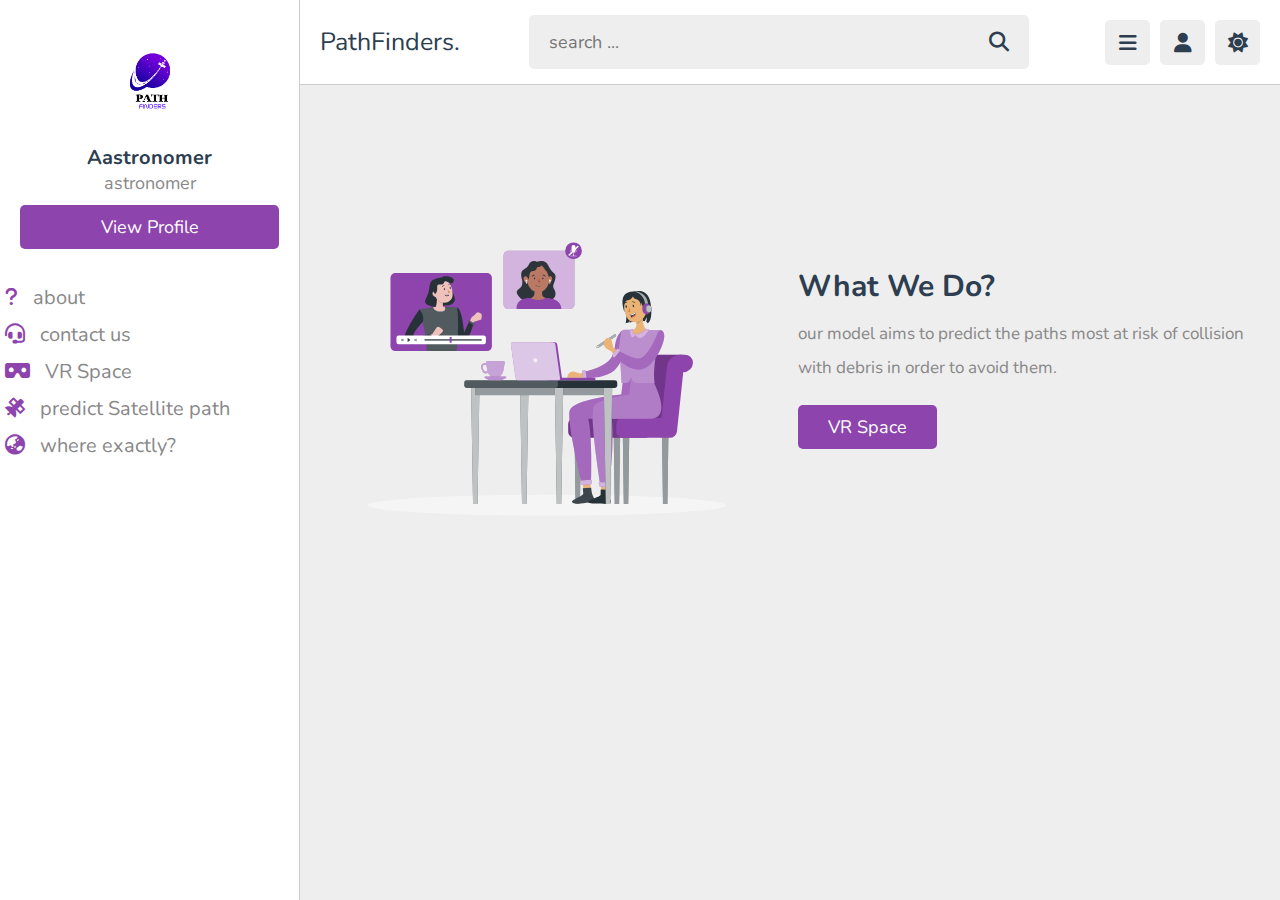
<file: index.html>
<!DOCTYPE html>
<html lang="en">
<head>
   <meta charset="UTF-8">
   <meta http-equiv="X-UA-Compatible" content="IE=edge">
   <meta name="viewport" content="width=device-width, initial-scale=1.0">
   <title>about us</title>

   <!-- font awesome cdn link  -->
   <link rel="stylesheet" href="https://cdnjs.cloudflare.com/ajax/libs/font-awesome/6.1.2/css/all.min.css">

   <!-- custom css file link  -->
   <link rel="stylesheet" href="css/style.css">

</head>
<body>

<header class="header">
   
   <section class="flex">

      <a href="home.html" class="logo">PathFinders.</a>

      <form action="search.html" method="post" class="search-form">
         <input type="text" name="search_box" required placeholder="search ..." maxlength="100">
         <button type="submit" class="fas fa-search"></button>
      </form>

      <div class="icons">
         <div id="menu-btn" class="fas fa-bars"></div>
         <div id="search-btn" class="fas fa-search"></div>
         <div id="user-btn" class="fas fa-user"></div>
         <div id="toggle-btn" class="fas fa-sun"></div>
      </div>

      <div class="profile">
         <img src="images/Space4.png" class="image" alt="">
         <h3 class="name">Aastronomer</h3>
         <p class="role">student</p>
         <a href="profile.html" class="btn">view profile</a>
         <div class="flex-btn">
            <a href="login.html" class="option-btn">login</a>
            <a href="register.html" class="option-btn">register</a>
         </div>
      </div>

   </section>

</header>   

<div class="side-bar">

   <div id="close-btn">
      <i class="fas fa-times"></i>
   </div>

   <div class="profile">
      <img src="images/Space4.png" class="image" alt="">
      <h3 class="name">Aastronomer</h3>
      <p class="role">astronomer</p>
      <a href="profile.html" class="btn">view profile</a>
   </div>

   <nav class="navbar">
      <a href="index.html"><i class="fas fa-question"></i><span>about</span></a>
      <a href="contact.html"><i class="fas fa-headset"></i><span>contact us</span></a>
      <a href="eye.html"><i class="fa-solid fa-vr-cardboard"></i><span>VR Space</span></a>
      <a href="sat.html"><i class="fas fa-satellite"></i><span>predict Satellite path</span></a>
      <a href="where.html"><i class="fa-solid fa-earth-asia"></i><span>where exactly?</span></a>
   </nav>

</div>

<section class="about">

   <div class="row">

      <div class="image">
         <img src="images/about-img.svg" alt="">
      </div>

      <div class="content">
         <h3>What we do?</h3>
         <p>our model aims to predict the paths most at risk of collision with debris in order to avoid them.</p>
         <a href="eye.html" class="inline-btn">VR Space</a>
      </div>

   </div>

 

<!-- custom js file link  -->
<script src="js/script.js"></script>

   
</body>
</html>
</file>
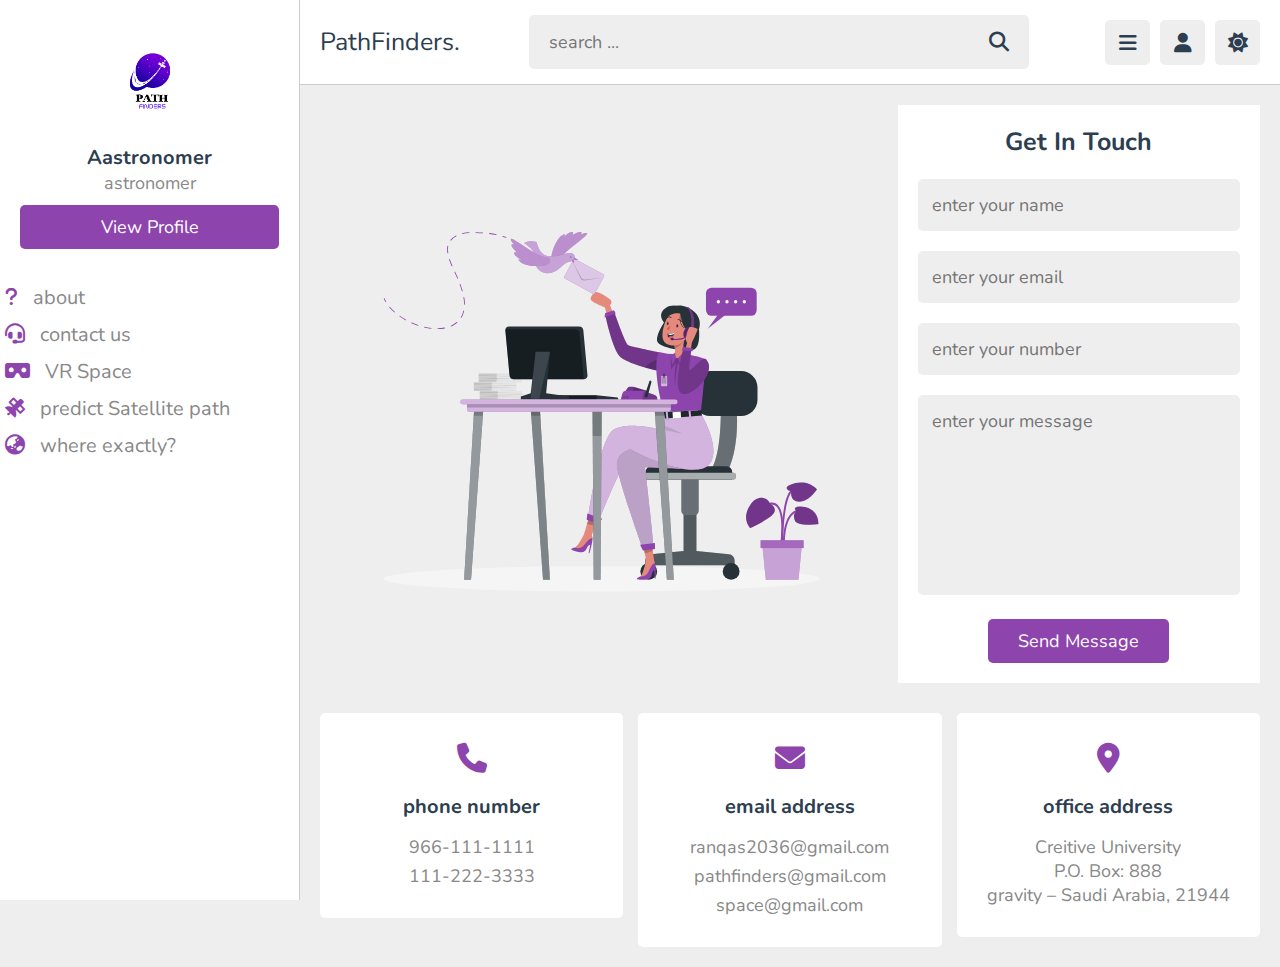
<file: contact.html>
<!DOCTYPE html>
<html lang="en">
<head>
   <meta charset="UTF-8">
   <meta http-equiv="X-UA-Compatible" content="IE=edge">
   <meta name="viewport" content="width=device-width, initial-scale=1.0">
   <title>contact</title>

   <!-- font awesome cdn link  -->
   <link rel="stylesheet" href="https://cdnjs.cloudflare.com/ajax/libs/font-awesome/6.1.2/css/all.min.css">

   <!-- custom css file link  -->
   <link rel="stylesheet" href="css/style.css">

</head>
<body>

<header class="header">
   
   <section class="flex">

      <a href="home.html" class="logo">PathFinders.</a>

      <form action="search.html" method="post" class="search-form">
         <input type="text" name="search_box" required placeholder="search ..." maxlength="100">
         <button type="submit" class="fas fa-search"></button>
      </form>

      <div class="icons">
         <div id="menu-btn" class="fas fa-bars"></div>
         <div id="search-btn" class="fas fa-search"></div>
         <div id="user-btn" class="fas fa-user"></div>
         <div id="toggle-btn" class="fas fa-sun"></div>
      </div>

      <div class="profile">
         <img src="images/Space4.png" class="image" alt="">
         <h3 class="name">Aastronomer</h3>
         <p class="role">student</p>
         <a href="profile.html" class="btn">view profile</a>
         <div class="flex-btn">
            <a href="login.html" class="option-btn">login</a>
            <a href="register.html" class="option-btn">register</a>
         </div>
      </div>

   </section>

</header>   

<div class="side-bar">

   <div id="close-btn">
      <i class="fas fa-times"></i>
   </div>

   <div class="profile">
      <img src="images/Space4.png" class="image" alt="">
      <h3 class="name">Aastronomer</h3>
      <p class="role">astronomer</p>
      <a href="profile.html" class="btn">view profile</a>
   </div>

   <nav class="navbar">
      <a href="index.html"><i class="fas fa-question"></i><span>about</span></a>
      <a href="contact.html"><i class="fas fa-headset"></i><span>contact us</span></a>
      <a href="eye.html"><i class="fa-solid fa-vr-cardboard"></i><span>VR Space</span></a>
      <a href="sat.html"><i class="fas fa-satellite"></i><span>predict Satellite path</span></a>
      <a href="where.html"><i class="fa-solid fa-earth-asia"></i><span>where exactly?</span></a>
   </nav>

</div>

<section class="contact">

   <div class="row">

      <div class="image">
         <img src="images/contact-img.svg" alt="">
      </div>

      <form action="" method="post">
         <h3>get in touch</h3>
         <input type="text" placeholder="enter your name" name="name" required maxlength="50" class="box">
         <input type="email" placeholder="enter your email" name="email" required maxlength="50" class="box">
         <input type="number" placeholder="enter your number" name="number" required maxlength="50" class="box">
         <textarea name="msg" class="box" placeholder="enter your message" required maxlength="1000" cols="30" rows="10"></textarea>
         <input type="submit" value="send message" class="inline-btn" name="submit">
      </form>

   </div>

   <div class="box-container">

      <div class="box">
         <i class="fas fa-phone"></i>
         <h3>phone number</h3>
         <a href="tel:1234567890">966-111-1111</a>
         <a href="tel:1112223333">111-222-3333</a>
      </div>

      <div class="box">
         <i class="fas fa-envelope"></i>
         <h3>email address</h3>
         <a href="mailto:ranqas2036@gmail.com">ranqas2036@gmail.com</a>
         <a href="mailto:ranyaalshehry@gmail.com">pathfinders@gmail.com</a>
         <a href="mailto:khawlaalqussayer@gmail.com">space@gmail.com</a>
      </div>

      <div class="box">
         <i class="fas fa-map-marker-alt"></i>
         <h3>office address</h3>
         <a href="#"> Creitive University <br> P.O. Box: 888 <br> gravity – Saudi Arabia, 21944</a>
      </div>


   </div>

</section>

<!-- custom js file link  -->
<script src="js/script.js"></script>

   
</body>
</html>
</file>
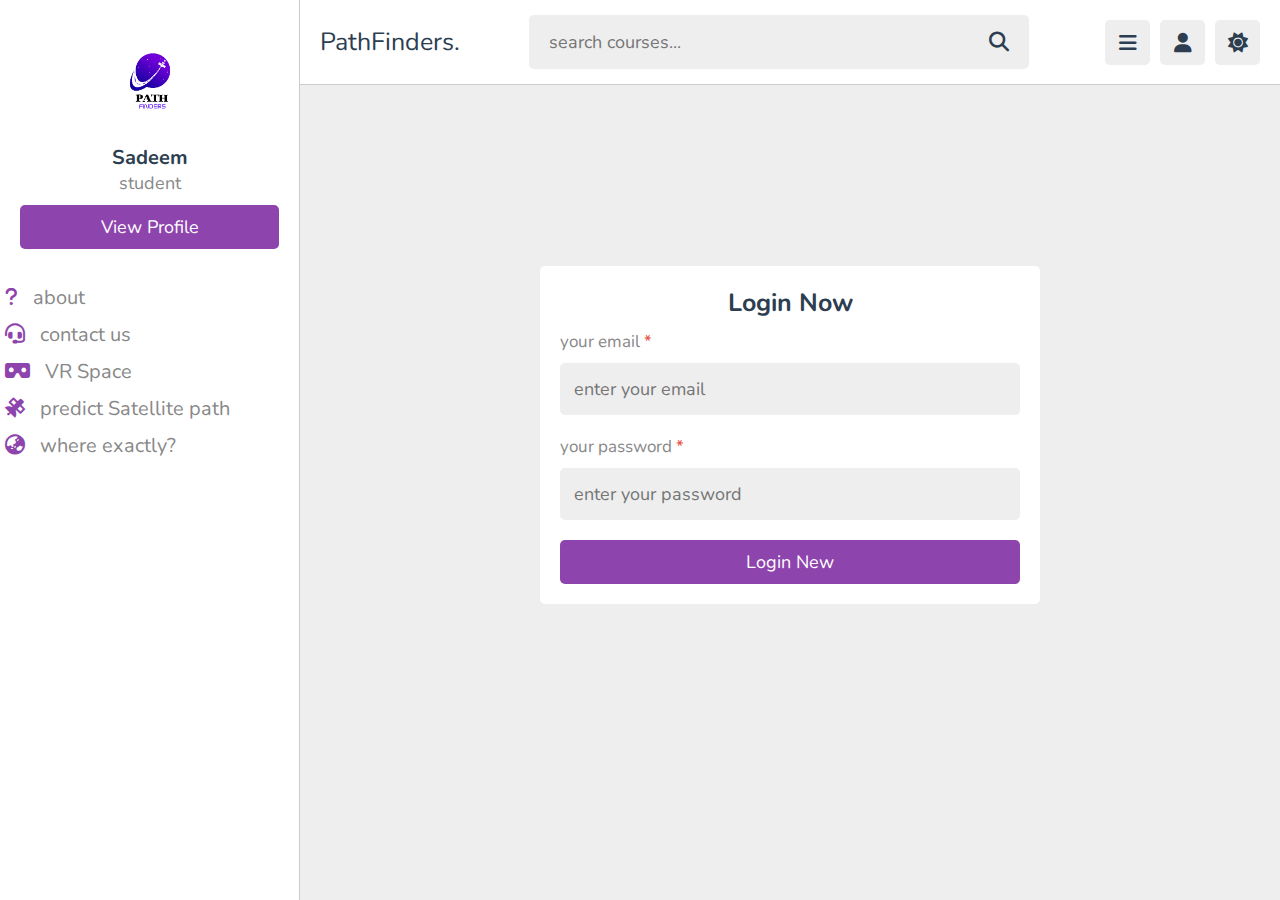
<file: login.html>
<!DOCTYPE html>
<html lang="en">
<head>
   <meta charset="UTF-8">
   <meta http-equiv="X-UA-Compatible" content="IE=edge">
   <meta name="viewport" content="width=device-width, initial-scale=1.0">
   <title>login</title>

   <!-- font awesome cdn link  -->
   <link rel="stylesheet" href="https://cdnjs.cloudflare.com/ajax/libs/font-awesome/6.1.2/css/all.min.css">

   <!-- custom css file link  -->
   <link rel="stylesheet" href="css/style.css">

</head>
<body>

<header class="header">
   
   <section class="flex">

      <a href="home.html" class="logo">PathFinders.</a>

      <form action="search.html" method="post" class="search-form">
         <input type="text" name="search_box" required placeholder="search courses..." maxlength="100">
         <button type="submit" class="fas fa-search"></button>
      </form>

      <div class="icons">
         <div id="menu-btn" class="fas fa-bars"></div>
         <div id="search-btn" class="fas fa-search"></div>
         <div id="user-btn" class="fas fa-user"></div>
         <div id="toggle-btn" class="fas fa-sun"></div>
      </div>

      <div class="profile">
         <img src="images/Space4.png" class="image" alt="">
         <h3 class="name">Sadeem</h3>
         <p class="role">student</p>
         <a href="profile.html" class="btn">view profile</a>
         <div class="flex-btn">
            <a href="login.html" class="option-btn">login</a>
            <a href="register.html" class="option-btn">register</a>
         </div>
      </div>

   </section>

</header>   

<div class="side-bar">

   <div id="close-btn">
      <i class="fas fa-times"></i>
   </div>

   <div class="profile">
      <img src="images/Space4.png" class="image" alt="">
      <h3 class="name">Sadeem</h3>
      <p class="role">student</p>
      <a href="profile.html" class="btn">view profile</a>
   </div>

   <nav class="navbar">
      <a href="index.html"><i class="fas fa-question"></i><span>about</span></a>
      <a href="contact.html"><i class="fas fa-headset"></i><span>contact us</span></a>
      <a href="eye.html"><i class="fa-solid fa-vr-cardboard"></i><span>VR Space</span></a>
      <a href="sat.html"><i class="fas fa-satellite"></i><span>predict Satellite path</span></a>
      <a href="where.html"><i class="fa-solid fa-earth-asia"></i><span>where exactly?</span></a>
   </nav>

</div>

<section class="form-container">

   <form action="" method="post" enctype="multipart/form-data">
      <h3>login now</h3>
      <p>your email <span>*</span></p>
      <input type="email" name="email" placeholder="enter your email" required maxlength="50" class="box">
      <p>your password <span>*</span></p>
      <input type="password" name="pass" placeholder="enter your password" required maxlength="20" class="box">
      <input type="submit" value="login new" name="submit" class="btn">
   </form>

</section>

<!-- custom js file link  -->
<script src="js/script.js"></script>

   
</body>
</html>
</file>
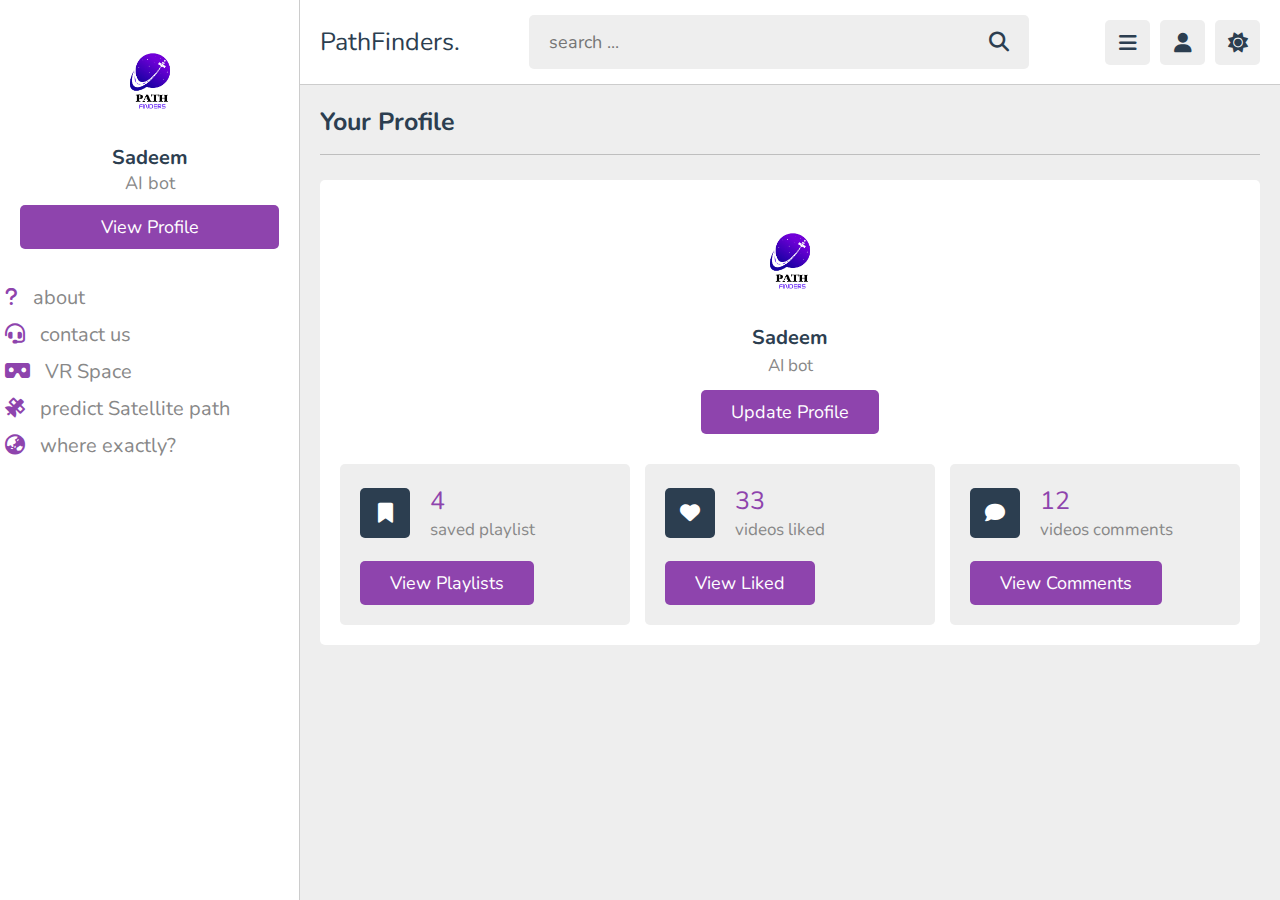
<file: profile.html>
<!DOCTYPE html>
<html lang="en">
<head>
   <meta charset="UTF-8">
   <meta http-equiv="X-UA-Compatible" content="IE=edge">
   <meta name="viewport" content="width=device-width, initial-scale=1.0">
   <title>profile</title>

   <!-- font awesome cdn link  -->
   <link rel="stylesheet" href="https://cdnjs.cloudflare.com/ajax/libs/font-awesome/6.1.2/css/all.min.css">

   <!-- custom css file link  -->
   <link rel="stylesheet" href="css/style.css">

</head>
<body>

<header class="header">
   
   <section class="flex">

      <a href="home.html" class="logo">PathFinders.</a>

      <form action="search.html" method="post" class="search-form">
         <input type="text" name="search_box" required placeholder="search ..." maxlength="100">
         <button type="submit" class="fas fa-search"></button>
      </form>

      <div class="icons">
         <div id="menu-btn" class="fas fa-bars"></div>
         <div id="search-btn" class="fas fa-search"></div>
         <div id="user-btn" class="fas fa-user"></div>
         <div id="toggle-btn" class="fas fa-sun"></div>
      </div>

         <div class="profile">
            <img src="images/Space4.png" class="image" alt="">
            <h3 class="name">Network engineering Employee</h3>
            <p class="role">ِIi bot</p>
            <a href="profile.html" class="btn">view profile</a>
            <div class="flex-btn">
               <a href="login.html" class="option-btn">login</a>
               <a href="register.html" class="option-btn">register</a>
            </div>
         </div>
      </div>

   </section>

</header>   

<div class="side-bar">

   <div id="close-btn">
      <i class="fas fa-times"></i>
   </div>

   <div class="profile">
      <img src="images/Space4.png" class="image" alt="">
      <h3 class="name">Sadeem</h3>
      <p class="role">AI bot</p>
      <a href="profile.html" class="btn">view profile</a>
   </div>

   <nav class="navbar">
      <a href="index.html"><i class="fas fa-question"></i><span>about</span></a>
      <a href="contact.html"><i class="fas fa-headset"></i><span>contact us</span></a>
      <a href="eye.html"><i class="fa-solid fa-vr-cardboard"></i><span>VR Space</span></a>
      <a href="sat.html"><i class="fas fa-satellite"></i><span>predict Satellite path</span></a>
      <a href="where.html"><i class="fa-solid fa-earth-asia"></i><span>where exactly?</span></a>
   </nav>

</div>

<section class="user-profile">

   <h1 class="heading">your profile</h1>

   <div class="info">

      <div class="user">
         <img src="images/Space4.png" alt="">
         <h3>Sadeem</h3>
         <p>AI bot</p>
         <a href="update.html" class="inline-btn">update profile</a>
      </div>
   
      <div class="box-container">
   
         <div class="box">
            <div class="flex">
               <i class="fas fa-bookmark"></i>
               <div>
                  <span>4</span>
                  <p>saved playlist</p>
               </div>
            </div>
            <a href="#" class="inline-btn">view playlists</a>
         </div>
   
         <div class="box">
            <div class="flex">
               <i class="fas fa-heart"></i>
               <div>
                  <span>33</span>
                  <p>videos liked</p>
               </div>
            </div>
            <a href="#" class="inline-btn">view liked</a>
         </div>
   
         <div class="box">
            <div class="flex">
               <i class="fas fa-comment"></i>
               <div>
                  <span>12</span>
                  <p>videos comments</p>
               </div>
            </div>
            <a href="#" class="inline-btn">view comments</a>
         </div>
   
      </div>
   </div>

</section>

<!-- custom js file link  -->
<script src="js/script.js"></script>

   
</body>
</html>
</file>
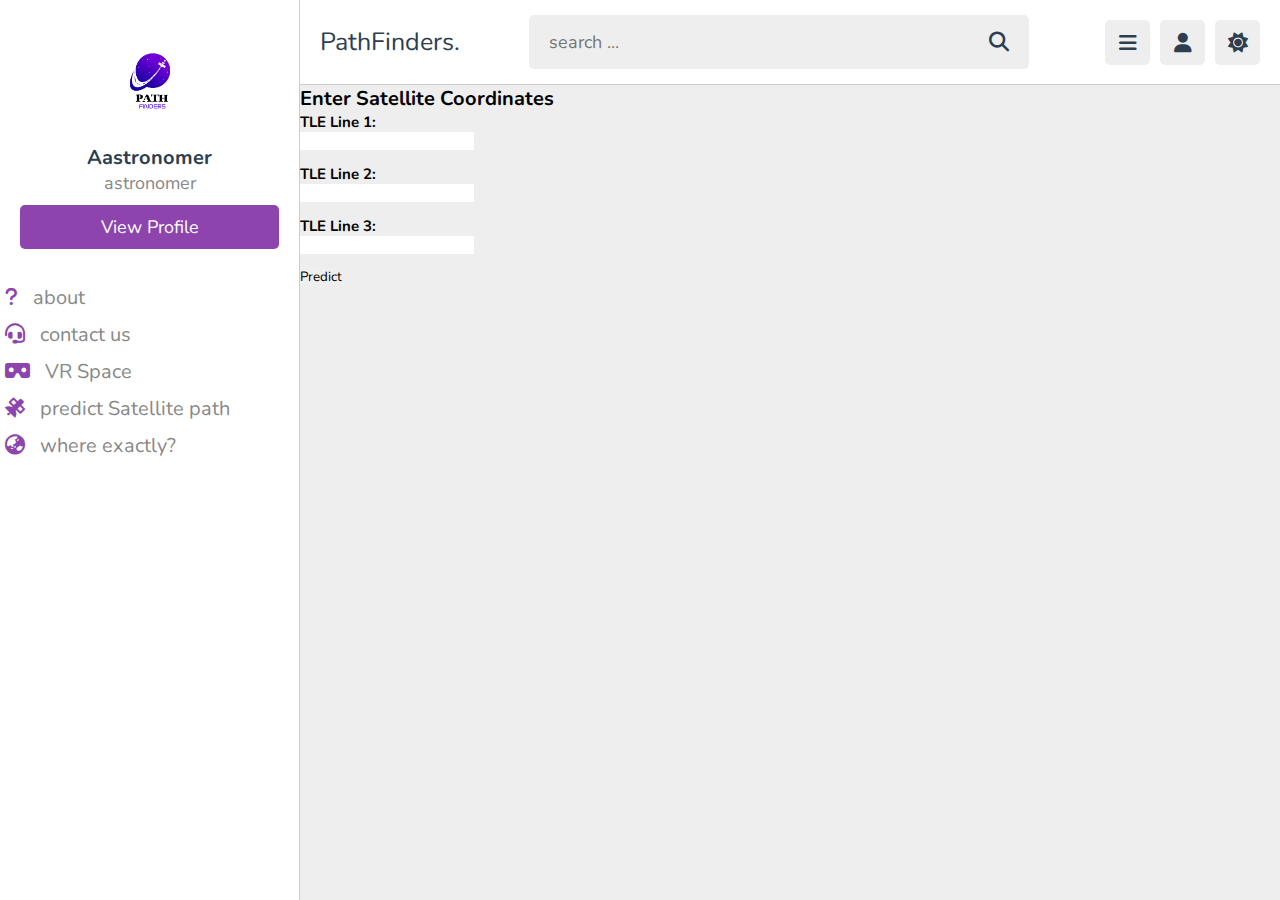
<file: sat.html>
<!DOCTYPE html>
<html lang="en">
<head>
   <meta charset="UTF-8">
   <meta http-equiv="X-UA-Compatible" content="IE=edge">
   <meta name="viewport" content="width=device-width, initial-scale=1.0">
   <title>Satellite</title>

   <!-- font awesome cdn link  -->
   <link rel="stylesheet" href="https://cdnjs.cloudflare.com/ajax/libs/font-awesome/6.1.2/css/all.min.css">

   <!-- custom css file link  -->
   <link rel="stylesheet" href="css/style.css">

</head>
<body>

<header class="header">
   
   <section class="flex">

      <a href="home.html" class="logo">PathFinders.</a>

      <form action="search.html" method="post" class="search-form">
         <input type="text" name="search_box" required placeholder="search ..." maxlength="100">
         <button type="submit" class="fas fa-search"></button>
      </form>

      <div class="icons">
         <div id="menu-btn" class="fas fa-bars"></div>
         <div id="search-btn" class="fas fa-search"></div>
         <div id="user-btn" class="fas fa-user"></div>
         <div id="toggle-btn" class="fas fa-sun"></div>
      </div>

      <div class="profile">
         <img src="images/Space4.png" class="image" alt="">
         <h3 class="name">Aastronomer</h3>
         <p class="role">student</p>
         <a href="profile.html" class="btn">view profile</a>
         <div class="flex-btn">
            <a href="login.html" class="option-btn">login</a>
            <a href="register.html" class="option-btn">register</a>
         </div>
      </div>

   </section>

</header>   

<div class="side-bar">

   <div id="close-btn">
      <i class="fas fa-times"></i>
   </div>

   <div class="profile">
      <img src="images/Space4.png" class="image" alt="">
      <h3 class="name">Aastronomer</h3>
      <p class="role">astronomer</p>
      <a href="profile.html" class="btn">view profile</a>
   </div>

   <nav class="navbar">
    <a href="index.html"><i class="fas fa-question"></i><span>about</span></a>
    <a href="contact.html"><i class="fas fa-headset"></i><span>contact us</span></a>
    <a href="eye.html"><i class="fa-solid fa-vr-cardboard"></i><span>VR Space</span></a>
    <a href="sat.html"><i class="fas fa-satellite"></i><span>predict Satellite path</span></a>
    <a href="where.html"><i class="fa-solid fa-earth-asia"></i><span>where exactly?</span></a>
 </nav>

</div>
    <h1>Enter Satellite Coordinates</h1>

    <form id="coordinatesForm">
        <label for="tle1"><h2>TLE Line 1:</h2></label>
        <input type="text" id="tle1" required><br><br>

        <label for="tle2"><h2>TLE Line 2:</h2></label>
        <input type="text" id="tle2" required><br><br>

        <label for="tle3"><h2>TLE Line 3:</h2></label>
        <input type="text" id="tle3" required><br><br>


        <button type="button" onclick="displayImage()">Predict</button>
    </form>


    <div id="imageContainer" style="display: none;">
        <img src="images/Screenshot 2023-11-04 130648.png" alt="predict"onclick="showAlert()">
    </div>

    <script>
        function displayImage() {
            const tle1 = document.getElementById("tle1").value;
            const tle2 = document.getElementById("tle2").value;
            const tle3 = document.getElementById("tle3").value;
            
            // Here, you can use the TLE data to fetch or generate an image.

            // For this example, we're simply showing a hidden image.
            document.getElementById("imageContainer").style.display = "block";
        }
    </script>

    
    <script>
        function showAlert() {
            var alertText = "IRIDIUM 33 DEB\nNORAD ID: 4086\nCollision Prediction: 0.1753%";
            alert(alertText);
        }
    </script>


    <!-- custom js file link  -->
<script src="js/script.js"></script>

</body>
</html>
</file>
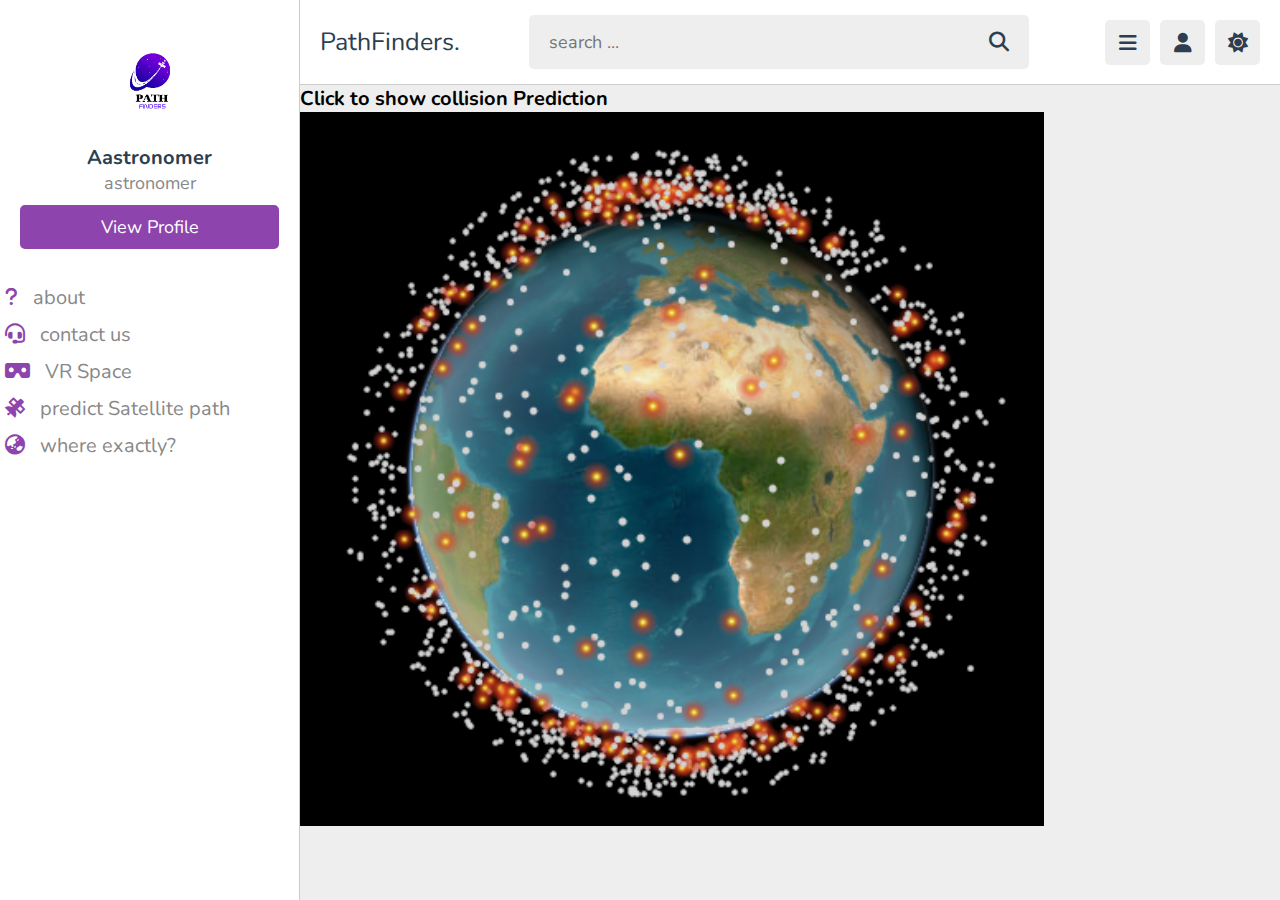
<file: where.html>
<!DOCTYPE html>
<html lang="en">
<head>
   <meta charset="UTF-8">
   <meta http-equiv="X-UA-Compatible" content="IE=edge">
   <meta name="viewport" content="width=device-width, initial-scale=1.0">
   <title>where</title>

   <!-- font awesome cdn link  -->
   <link rel="stylesheet" href="https://cdnjs.cloudflare.com/ajax/libs/font-awesome/6.1.2/css/all.min.css">

   <!-- custom css file link  -->
   <link rel="stylesheet" href="css/style.css">

</head>
<body>

<header class="header">
   
   <section class="flex">

      <a href="home.html" class="logo">PathFinders.</a>

      <form action="search.html" method="post" class="search-form">
         <input type="text" name="search_box" required placeholder="search ..." maxlength="100">
         <button type="submit" class="fas fa-search"></button>
      </form>

      <div class="icons">
         <div id="menu-btn" class="fas fa-bars"></div>
         <div id="search-btn" class="fas fa-search"></div>
         <div id="user-btn" class="fas fa-user"></div>
         <div id="toggle-btn" class="fas fa-sun"></div>
      </div>

      <div class="profile">
         <img src="images/Space4.png" class="image" alt="">
         <h3 class="name">Aastronomer</h3>
         <p class="role">student</p>
         <a href="profile.html" class="btn">view profile</a>
         <div class="flex-btn">
            <a href="login.html" class="option-btn">login</a>
            <a href="register.html" class="option-btn">register</a>
         </div>
      </div>

   </section>

</header>   

<div class="side-bar">

   <div id="close-btn">
      <i class="fas fa-times"></i>
   </div>

   <div class="profile">
      <img src="images/Space4.png" class="image" alt="">
      <h3 class="name">Aastronomer</h3>
      <p class="role">astronomer</p>
      <a href="profile.html" class="btn">view profile</a>
   </div>

   <nav class="navbar">
      <a href="index.html"><i class="fas fa-question"></i><span>about</span></a>
      <a href="contact.html"><i class="fas fa-headset"></i><span>contact us</span></a>
      <a href="eye.html"><i class="fa-solid fa-vr-cardboard"></i><span>VR Space</span></a>
      <a href="sat.html"><i class="fas fa-satellite"></i><span>predict Satellite path</span></a>
      <a href="where.html"><i class="fa-solid fa-earth-asia"></i><span>where exactly?</span></a>
   </nav>

</div>
    <h1>Click to show collision Prediction</h1>


    <img src="images/click.png" id="clickableImage" alt="Click Me">


    <script>
        const alerts = [
            "IRIDIUM 33 DEB\nNORAD ID: 4086\nCollision Prediction: 0.1753%",
            "IRIDIUM 33 DEB\nNORAD ID: 6435\nCollision Prediction: 0.1177%",
            "IRIDIUM 33 DEB\nNORAD ID: 5915\nCollision Prediction: 0.0491%",
            "IRIDIUM 33 DEB\nNORAD ID: 5926\nCollision Prediction: 0.0601%"
        ];

        const image = document.getElementById("clickableImage");
        let currentIndex = 0;

        image.addEventListener("click", function() {
            if (currentIndex < alerts.length) {
                alert(alerts[currentIndex]);
                currentIndex++;
            } else {
                currentIndex = 0; // Reset when all alerts have been shown
            }
        });
    </script>

    <!-- custom js file link  -->
<script src="js/script.js"></script>

</body>
</html>
</file>
<file: css/style.css>
@import url('https://fonts.googleapis.com/css2?family=Nunito:wght@200;300;400;500;600;700&display=swap');

:root{
   --main-color:#8e44ad;
   --red:#e74c3c;
   --orange:#f39c12;
   --light-color:#888;
   --light-bg:#eee;
   --black:#2c3e50;
   --white:#fff;
   --border:.1rem solid rgba(0,0,0,.2);
}

*{
   font-family: 'Nunito', sans-serif;
   margin:0; padding:0;
   box-sizing: border-box;
   outline: none; border:none;
   text-decoration: none;
}

*::selection{
   background-color: var(--main-color);
   color:#fff;
}

html{
   font-size: 62.5%;
   overflow-x: hidden;
}

html::-webkit-scrollbar{
   width: 1rem;
   height: .5rem;
}

html::-webkit-scrollbar-track{
   background-color: transparent;
}

html::-webkit-scrollbar-thumb{
   background-color: var(--main-color);
}

body{
   background-color: var(--light-bg);
   padding-left: 30rem;
}

body.dark{
   --light-color:#aaa;
   --light-bg:#333;
   --black:#fff;
   --white:#222;
   --border:.1rem solid rgba(255,255,255,.2);
}

body.active{
   padding-left: 0;
}

section{
   padding:2rem;
   margin: 0 auto;
   max-width: 1200px;
}

.heading{
   font-size: 2.5rem;
   color:var(--black);
   margin-bottom: 2.5rem;
   border-bottom: var(--border);
   padding-bottom: 1.5rem;
   text-transform: capitalize;
}

.inline-btn,
.inline-option-btn,
.inline-delete-btn,
.btn,
.delete-btn,
.option-btn{
   border-radius: .5rem;
   color:#fff;
   font-size: 1.8rem;
   cursor: pointer;
   text-transform: capitalize;
   padding:1rem 3rem;
   text-align: center;
   margin-top: 1rem;
}

.btn,
.delete-btn,
.option-btn{
   display: block;
   width: 100%;
}

.inline-btn,
.inline-option-btn,
.inline-delete-btn{
   display: inline-block;
}

.btn,
.inline-btn{
   background-color: var(--main-color);
}

.option-btn,
.inline-option-btn{
   background-color:var(--orange);
}

.delete-btn,
.inline-delete-btn{
   background-color: var(--red);
}

.inline-btn:hover,
.inline-option-btn:hover,
.inline-delete-btn:hover,
.btn:hover,
.delete-btn:hover,
.option-btn:hover{
   background-color: var(--black);
   color: var(--white);
}

.flex-btn{
   display: flex;
   gap: 1rem;
}

.header{
   position: sticky;
   top:0; left:0; right: 0;
   background-color: var(--white);
   z-index: 1000;
   border-bottom: var(--border);
}

.header .flex{
   display: flex;
   align-items: center;
   justify-content: space-between;
   position: relative;
   padding: 1.5rem 2rem;
}

.header .flex .logo{
   font-size: 2.5rem;
   color: var(--black);
}

.header .flex .search-form{
   width: 50rem;
   border-radius: .5rem;
   background-color: var(--light-bg);
   padding:1.5rem 2rem;
   display: flex;
   gap:2rem;

}

.header .flex .search-form input{
   width: 100%;
   font-size: 1.8rem;
   color:var(--black);
   background:none;
}

.header .flex .search-form button{
   background:none;
   font-size: 2rem;
   cursor: pointer;
   color:var(--black);
}

.header .flex .search-form button:hover{
   color: var(--main-color);
}

.header .flex .icons div{
   font-size: 2rem;
   color:var(--black);
   background-color: var(--light-bg);
   border-radius: .5rem;
   height: 4.5rem;
   width: 4.5rem;
   line-height: 4.5rem;
   cursor: pointer;
   text-align: center;
   margin-left: .7rem;
}

.header .flex .icons div:hover{
   background-color: var(--black);
   color:var(--white);
}

.header .flex .profile{
   position: absolute;
   top:120%; right: 2rem;
   background-color: var(--white);
   border-radius: .5rem;
   padding: 1.5rem;
   text-align: center;
   overflow: hidden;
   transform-origin: top right;
   transform: scale(0);
   transition: .2s linear;
   width: 30rem;
}

.header .flex .profile.active{
   transform: scale(1);
}

.header .flex .profile .image{
   height: 10rem;
   width: 10rem;
   border-radius: 50%;
   object-fit: contain;
   margin-bottom: 1rem;
}

.header .flex .profile .name{
   font-size: 2rem;
   color:var(--black);
   overflow: hidden;
   text-overflow: ellipsis;
   white-space: nowrap;
}

.header .flex .profile .role{
   font-size: 1.8rem;
   color: var(--light-color);
}

#search-btn{
   display: none;
}

.side-bar{
   position: fixed;
   top: 0; left: 0;
   width: 30rem;
   background-color: var(--white);
   height: 100vh;
   border-right: var(--border);
   z-index: 1200;
}

.side-bar #close-btn{
   text-align: right;
   padding: 2rem;
   display: none;
}

.side-bar #close-btn i{
   text-align: right;
   font-size: 2.5rem;
   background:var(--red);
   border-radius: .5rem;
   color:var(--white);
   cursor: pointer;
   height: 4.5rem;
   width: 4.5rem;
   line-height: 4.5rem;
   text-align: center;
}

.side-bar #close-btn i:hover{
   background-color: var(--black);
}

.side-bar .profile{
   padding:3rem 2rem;
   text-align: center;
}

.side-bar .profile .image{
   height: 10rem;
   width: 10rem;
   border-radius: 50%;
   object-fit: contain;
   margin-bottom: 1rem;
}

.side-bar .profile .name{
   font-size: 2rem;
   color:var(--black);
   overflow: hidden;
   text-overflow: ellipsis;
   white-space: nowrap;
}

.side-bar .profile .role{
   font-size: 1.8rem;
   color: var(--light-color);
}

.side-bar .navbar a{
   display: block;
   padding: 0.5rem;
   font-size: 2rem;
}

.side-bar .navbar a i{
   margin-right: 1.5rem;
   color:var(--main-color);
   transition: .2s linear;
}

.side-bar .navbar a span{
   color:var(--light-color);
}

.side-bar .navbar a:hover{
   background-color: var(--light-bg);
}

.side-bar .navbar a:hover i{
   margin-right: 2.5rem;
}

.side-bar.active{
   left: -30rem;
}

.home-grid .box-container{
   display: grid;
   grid-template-columns: repeat(auto-fit, 27.5rem);
   gap:1.5rem;
   justify-content: center;
   align-items: flex-start;
}

.home-grid .box-container .box{
   background-color: var(--white);
   border-radius: .5rem;
   padding:2rem;
}

.home-grid .box-container .box .title{
   font-size: 2rem;
   color: var(--black);
   text-transform: capitalize;
}

.home-grid .box-container .box .flex{
   display: flex;
   flex-wrap: wrap;
   gap: 1.5rem;
   margin-top: 2rem;
}

.home-grid .box-container .flex a{
   background-color: var(--light-bg);
   border-radius: .5rem;
   padding: 1rem 1.5rem;
   font-size: 1.5rem;
}

.home-grid .box-container .flex a i{
   margin-right: 1rem;
   color:var(--black);
}

.home-grid .box-container .flex a span{
   color:var(--light-color);
}

.home-grid .box-container .flex a:hover{
   background-color: var(--black);
}

.home-grid .box-container .flex a:hover span{
   color:var(--white);
}

.home-grid .box-container .flex a:hover i{
   color:var(--white);
}

.home-grid .box-container .tutor{
   padding: 1rem 0;
   font-size: 1.8rem;
   color:var(--light-color);
   line-height: 2;
}

.home-grid .box-container .likes{
   color:var(--light-color);
   font-size: 1.7rem;
   margin-top: 1.5rem;
}

.home-grid .box-container .likes span{
   color:var(--main-color);
}

.about .row{
   display: flex;
   align-items: center;
   flex-wrap: wrap;
   gap:1.5rem;
}

.about .row .image{
   flex: 1 1 40rem;
}

.about .row .image img{
   width: 100%;
   height: 50rem;
}

.about .row .content{
   flex: 1 1 40rem;
}

.about .row .content p{
   font-size: 1.7rem;
   line-height: 2;
   color: var(--light-color);
   padding: 1rem 0;
}

.about .row .content h3{
   font-size: 3rem;
   color:var(--black);
   text-transform: capitalize;
}

.about .box-container{
   display: grid;
   grid-template-columns: repeat(auto-fit, minmax(27rem, 1fr));
   gap:1.5rem;
   justify-content: center;
   align-items: flex-start;
   margin-top: 3rem;
}

.about .box-container .box{
   border-radius: .5rem;
   background-color: var(--white);
   padding: 2rem;
   display: flex;
   align-items: center;
   gap: 2.5rem;
}

.about .box-container .box i{
   font-size: 4rem;
   color: var(--main-color);
}

.about .box-container .box h3{
   font-size: 2.5rem;
   color: var(--black);
   margin-bottom: .3rem;
}

.about .box-container .box p{
   font-size: 1.7rem;
   color:var(--light-color);
}

.reviews .box-container{
   display: grid;
   grid-template-columns: repeat(auto-fit, minmax(30rem, 1fr));
   gap:1.5rem;
   justify-content: center;
   align-items: flex-start;
}

.reviews .box-container .box{
   border-radius: .5rem;
   background-color: var(--white);
   padding: 2rem;
}

.reviews .box-container .box p{
   line-height: 1.7;
   font-size: 1.7rem;
   color: var(--light-color);
}

.reviews .box-container .box .student{
   margin-top: 2rem;
   display: flex;
   align-items: center;
   gap: 1.5rem;
}

.reviews .box-container .box .student img{
   height: 5rem;
   width: 5rem;
   object-fit: cover;
   border-radius: 50%;
}

.reviews .box-container .box .student h3{
   font-size: 2rem;
   color: var(--black);
   margin-bottom: .3rem;
}

.reviews .box-container .box .student .stars{
   font-size: 1.5rem;
   color:var(--orange);
}

.courses .box-container{
   display: grid;
   grid-template-columns: repeat(auto-fit, minmax(30rem, 1fr));
   gap:1.5rem;
   justify-content: center;
   align-items: flex-start;
}

.courses .box-container .box{
   border-radius: .5rem;
   background-color: var(--white);
   padding: 2rem;
}

.courses .box-container .box .tutor{
   display: flex;
   align-items: center;
   gap: 1.5rem;
   margin-bottom: 2.5rem;
}

.courses .box-container .box .tutor img{
   height: 5rem;
   width: 5rem;
   border-radius: 50%;
   object-fit: cover;
}

.courses .box-container .box .tutor h3{
   font-size: 1.8rem;
   color: var(--black);
   margin-bottom: .2rem;
}

.courses .box-container .box .tutor span{
   font-size: 1.3rem;
   color:var(--light-color);
}

.courses .box-container .box .thumb{
   position: relative;
}

.courses .box-container .box .thumb span{
   position: absolute;
   top:1rem; left: 1rem;
   border-radius: .5rem;
   padding: .5rem 1.5rem;
   background-color: rgba(0,0,0,.3);
   color: #fff;
   font-size: 1.5rem;
}

.courses .box-container .box .thumb img{
   width: 100%;
   height: 20rem;
   object-fit: cover;
   border-radius: .5rem;
}

.courses .box-container .box .title{
   font-size: 2rem;
   color: var(--black);
   padding-bottom: .5rem;
   padding-top: 1rem;
}

.courses .more-btn{
   text-align: center;
   margin-top: 2rem;
}

.playlist-details .row{
   display: flex;
   align-items: flex-end;
   gap:3rem;
   flex-wrap: wrap;
   background-color: var(--white);
   padding: 2rem;
}

.playlist-details .row .column{
   flex: 1 1 40rem;
}

.playlist-details .row .column .save-playlist{
   margin-bottom: 1.5rem;
}

.playlist-details .row .column .save-playlist button{
   border-radius: .5rem;
   background-color: var(--light-bg);
   padding:1rem 1.5rem;
   cursor: pointer;
}

.playlist-details .row .column .save-playlist button i{
   font-size: 2rem;
   color:var(--black);
   margin-right: .8rem;
}

.playlist-details .row .column .save-playlist button span{
   font-size: 1.8rem;
   color:var(--light-color);
}

.playlist-details .row .column .save-playlist button:hover{
   background-color: var(--black);
}

.playlist-details .row .column .save-playlist button:hover i{
   color:var(--white);
}

.playlist-details .row .column .save-playlist button:hover span{
   color:var(--white);
}

.playlist-details .row .column .thumb{
   position: relative;
}

.playlist-details .row .column .thumb span{
   font-size: 1.8rem;
   color: #fff;
   background-color: rgba(0,0,0,.3);
   border-radius: .5rem;
   position: absolute;
   top: 1rem; left: 1rem;
   padding: .5rem 1.5rem;
}

.playlist-details .row .column .thumb img{
   height: 30rem;
   width: 100%;
   object-fit: cover;
   border-radius: .5rem;
}

.playlist-details .row .column .tutor{
   display: flex;
   align-items: center;
   gap: 2rem;
   margin-bottom: 2rem;
}

.playlist-details .row .column .tutor img{
   height: 7rem;
   width: 7rem;
   border-radius: 50%;
   object-fit: cover;
}

.playlist-details .row .column .tutor h3{
   font-size: 2rem;
   color:var(--black);
   margin-bottom: .2rem;
}

.playlist-details .row .column .tutor span{
   font-size: 1.5rem;
   color: var(--light-color);
}

.playlist-details .row .column .details h3{
   font-size: 2rem;
   color: var(--black);
   text-transform: capitalize;
}

.playlist-details .row .column .details p{
   padding: 1rem 0;
   line-height: 2;
   font-size: 1.8rem;
   color: var(--light-color);
}

.playlist-videos .box-container{
   display: grid;
   grid-template-columns: repeat(auto-fit, minmax(30rem, 1fr));
   gap:1.5rem;
   justify-content: center;
   align-items: flex-start;
}

.playlist-videos .box-container .box{
   background-color: var(--white);
   border-radius: .5rem;
   padding: 2rem;
   position: relative;
}

.playlist-videos .box-container .box i{
   position: absolute;
   top: 2rem; left: 2rem; right: 2rem;
   height: 20rem;
   border-radius: .5rem;
   background-color: rgba(0,0,0,.3);
   display: flex;
   align-items: center;
   justify-content: center;
   font-size: 5rem;
   color: #fff;
   display: none;
}

.playlist-videos .box-container .box:hover i{
   display: flex;
}

.playlist-videos .box-container .box img{
   width: 100%;
   height: 20rem;
   object-fit: cover;
   border-radius: .5rem;
}

.playlist-videos .box-container .box h3{
   margin-top: 1.5rem;
   font-size: 1.8rem;
   color: var(--black);
}

.playlist-videos .box-container .box:hover h3{
   color: var(--main-color);
}

.watch-video .video-container{
   background-color: var(--white);
   border-radius: .5rem;
   padding: 2rem;
}

.watch-video .video-container .video{
   position: relative;
   margin-bottom: 1.5rem;
}

.watch-video .video-container .video video{
   border-radius: .5rem;
   width: 100%;
   object-fit: contain;
   background-color: #000;
}

.watch-video .video-container .title{
   font-size: 2rem;
   color: var(--black);
}

.watch-video .video-container .info{
   display: flex;
   margin-top: 1.5rem;
   margin-bottom: 2rem;
   border-bottom: var(--border);
   padding-bottom: 1.5rem;
   gap: 2.5rem;
   align-items: center;
}

.watch-video .video-container .info p{
   font-size: 1.6rem;
}

.watch-video .video-container .info p span{
   color: var(--light-color);
}

.watch-video .video-container .info i{
   margin-right: 1rem;
   color: var(--main-color);
}

.watch-video .video-container .tutor{
   display: flex;
   align-items: center;
   gap: 2rem;
   margin-bottom: 1rem;
}

.watch-video .video-container .tutor img{
   border-radius: 50%;
   height: 5rem;
   width: 5rem;
   object-fit: cover;
}

.watch-video .video-container .tutor h3{
   font-size: 2rem;
   color: var(--black);
   margin-bottom: .2rem;
}

.watch-video .video-container .tutor span{
   font-size: 1.5rem;
   color: var(--light-color);
}

.watch-video .video-container .flex{
   display: flex;
   align-items: center;
   justify-content: space-between;
   gap: 1.5rem;
}

.watch-video .video-container .flex button{
   border-radius: .5rem;
   padding: 1rem 1.5rem;
   font-size: 1.8rem;
   cursor: pointer;
   background-color: var(--light-bg);
}

.watch-video .video-container .flex button i{
   margin-right: 1rem;
   color: var(--black);
}

.watch-video .video-container .flex button span{
   color: var(--light-color);
}

.watch-video .video-container .flex button:hover{
   background-color: var(--black);
}

.watch-video .video-container .flex button:hover i{
   color: var(--white);
}

.watch-video .video-container .flex button:hover span{
   color: var(--white);
}

.watch-video .video-container .description{
   line-height: 1.5;
   font-size: 1.7rem;
   color: var(--light-color);
   margin-top: 2rem;
}

.comments .add-comment{
   background-color: var(--white);
   border-radius: .5rem;
   padding: 2rem;
   margin-bottom: 3rem;
}

.comments .add-comment h3{
   font-size: 2rem;
   color: var(--black);
   margin-bottom: 1rem;
}

.comments .add-comment textarea{
   height: 20rem;
   resize: none;
   background-color: var(--light-bg);
   border-radius: .5rem;
   border: var(--border);
   padding: 1.4rem;
   font-size: 1.8rem;
   color: var(--black);
   width: 100%;
   margin: .5rem 0;
}

.comments .box-container{
   display: grid;
   gap: 2.5rem;
   background-color: var(--white);
   padding: 2rem;
   border-radius: .5rem;
}

.comments .box-container .box .user{
   display: flex;
   align-items: center;
   gap: 1.5rem;
   margin-bottom: 2rem;
}

.comments .box-container .box .user img{
   height: 5rem;
   width: 5rem;
   border-radius: 50%;
}

.comments .box-container .box .user h3{
   font-size: 2rem;
   color: var(--black);
   margin-bottom: .2rem;
}

.comments .box-container .box .user span{
   font-size: 1.5rem;
   color: var(--light-color);
}

.comments .box-container .box .comment-box{
   border-radius: .5rem;
   background-color: var(--light-bg);
   padding:1rem 1.5rem;
   white-space: pre-line;
   margin: .5rem 0;
   font-size: 1.8rem;
   color: var(--black);
   line-height: 1.5;
   position: relative;
   z-index: 0;
}

.comments .box-container .box .comment-box::before{
   content: '';
   position: absolute;
   top: -1rem; left: 1.5rem;
   background-color: var(--light-bg);
   height: 1.2rem;
   width: 2rem;
   clip-path: polygon(50% 0%, 0% 100%, 100% 100%);
}

.teachers .search-tutor{
   margin-bottom: 2rem;
   border-radius: .5rem;
   background-color: var(--white);
   padding: 1.5rem 2rem;
   display: flex;
   align-items: center;
   gap: 1.5rem;
}

.teachers .search-tutor input{
   width: 100%;
   background: none;
   font-size: 1.8rem;
   color: var(--black);
}

.teachers .search-tutor button{
   font-size: 2rem;
   color: var(--black);
   cursor: pointer;
   background:none;
}

.teachers .search-tutor button:hover{
   color: var(--main-color);
}

.teachers .box-container{
   display: grid;
   grid-template-columns: repeat(auto-fit, minmax(30rem, 1fr));
   gap:1.5rem;
   justify-content: center;
   align-items: flex-start;
}

.teachers .box-container .box{
   background-color: var(--white);
   border-radius: .5rem;
   padding: 2rem;
}

.teachers .box-container .offer{
   text-align: center;
}

.teachers .box-container .offer h3{
   font-size: 2.5rem;
   color: var(--black);
   text-transform: capitalize;
   padding-bottom: .5rem;
}

.teachers .box-container .offer p{
   line-height: 1.7;
   padding: .5rem 0;
   color: var(--light-color);
   font-size: 1.7rem;
}

.teachers .box-container .box .tutor{
   display: flex;
   align-items: center;
   gap:2rem;
   margin-bottom: 1.5rem;
}

.teachers .box-container .box .tutor img{
   height: 5rem;
   width: 5rem;
   border-radius: 50%;
}

.teachers .box-container .box .tutor h3{
   font-size: 2rem;
   color: var(--black);
   margin-bottom: .2rem;
}

.teachers .box-container .box .tutor span{
   font-size: 1.6rem;
   color: var(--light-color);
}

.teachers .box-container .box p{
   padding: .5rem 0;
   font-size: 1.7rem;
   color: var(--light-color);
}

.teachers .box-container .box p span{
   color: var(--main-color);
}

.teacher-profile .details{
   text-align: center;
   background-color: var(--white);
   border-radius: .5rem;
   padding: 2rem;
}

.teacher-profile .details .tutor img{
   height: 10rem;
   width: 10rem;
   border-radius: 50%;
   object-fit: cover;
   margin-bottom: 1rem;
}

.teacher-profile .details .tutor h3{
   font-size: 2rem;
   color: var(--black);
}

.teacher-profile .details .tutor span{
   color: var(--light-color);
   font-size: 1.7rem;
}

.teacher-profile .details .flex{
   display: flex;
   flex-wrap: wrap;
   gap: 1.5rem;
   margin-top: 2rem;
}

.teacher-profile .details .flex p{
   flex: 1 1 20rem;
   border-radius: .5rem;
   background-color: var(--light-bg);
   padding: 1.2rem 2rem;
   font-size: 1.8rem;
   color: var(--light-color);
}

.teacher-profile .details .flex p span{
   color: var(--main-color);
}

.user-profile .info{
   background-color: var(--white);
   border-radius: .5rem;
   padding: 2rem;
}

.user-profile .info .user{
   text-align: center;
   margin-bottom: 2rem;
   padding: 1rem;
}

.user-profile .info .user img{
   height: 10rem;
   width: 10rem;
   border-radius: 50%;
   object-fit: cover;
   margin-bottom: 1rem;
}

.user-profile .info .user h3{
   font-size: 2rem;
   color: var(--black);
}

.user-profile .info .user p{
   font-size: 1.7rem;
   color: var(--light-color);
   padding: .3rem 0;
}

.user-profile .info .box-container{
   display: flex;
   flex-wrap: wrap;
   gap: 1.5rem;
}

.user-profile .info .box-container .box{
   background-color: var(--light-bg);
   border-radius: .5rem;
   padding: 2rem;
   flex: 1 1 25rem;
}

.user-profile .info .box-container .box .flex{
   display: flex;
   align-items: center;
   gap: 2rem;
   margin-bottom: 1rem;
}

.user-profile .info .box-container .box .flex i{
   font-size:2rem;
   color: var(--white);
   background-color: var(--black);
   text-align: center;
   border-radius: .5rem;
   height: 5rem;
   width: 5rem;
   line-height: 4.9rem;
}

.user-profile .info .box-container .box .flex span{
   font-size: 2.5rem;
   color: var(--main-color);
}

.user-profile .info .box-container .box .flex p{
   color: var(--light-color);
   font-size: 1.7rem;
}

.contact .row{
   display: flex;
   align-items: center;
   flex-wrap: wrap;
   gap: 1.5rem;
}

.contact .row .image{
   flex: 1 1 50rem;
}

.contact .row .image img{
   width: 100%;
}

.contact .row form{
   flex: 1 1 30rem;
   background-color: var(--white);
   padding: 2rem;
   text-align: center;
}

.contact .row form h3{
   margin-bottom: 1rem;
   text-transform: capitalize;
   color:var(--black);
   font-size: 2.5rem;
}

.contact .row form .box{
   width: 100%;
   border-radius: .5rem;
   background-color: var(--light-bg);
   margin: 1rem 0;
   padding: 1.4rem;
   font-size: 1.8rem;
   color: var(--black);
}

.contact .row form textarea{
   height: 20rem;
   resize: none;
}

.contact .box-container{
   display: grid;
   grid-template-columns: repeat(auto-fit, minmax(30rem, 1fr));
   gap:1.5rem;
   justify-content: center;
   align-items: flex-start;
   margin-top: 3rem;
}

.contact .box-container .box{
   text-align: center;
   background-color: var(--white);
   border-radius: .5rem;
   padding: 3rem;
}

.contact .box-container .box i{
   font-size: 3rem;
   color: var(--main-color);
   margin-bottom: 1rem;
}

.contact .box-container .box h3{
   font-size: 2rem;
   color:var(--black);
   margin: 1rem 0;
}

.contact .box-container .box a{
   display: block;
   padding-top: .5rem;
   font-size: 1.8rem;
   color: var(--light-color);
}

.contact .box-container .box a:hover{
   text-decoration: underline;
   color:var(--black);
}

.form-container{
   min-height: calc(100vh - 20rem);
   display: flex;
   align-items: center;
   justify-content: center;
}

.form-container form{
   background-color: var(--white);
   border-radius: .5rem;
   padding: 2rem;
   width: 50rem;
}

.form-container form h3{
   font-size: 2.5rem;
   text-transform: capitalize;
   color: var(--black);
   text-align: center;
}

.form-container form p{
   font-size: 1.7rem;
   color: var(--light-color);
   padding-top: 1rem;
}

.form-container form p span{
   color: var(--red);
}

.form-container form .box{
   font-size: 1.8rem;
   color: var(--black);
   border-radius: .5rem;
   padding: 1.4rem;
   background-color: var(--light-bg);
   width: 100%;
   margin: 1rem 0;
}






.footer{
   background-color: var(--white);
   border-top: var(--border);
   position: sticky;
   bottom: 0; left: 0; right: 0;
   text-align: center;
   font-size: 2rem;
   padding:2.5rem 2rem;
   color:var(--black);
   margin-top: 1rem;
   z-index: 1000;
   /* padding-bottom: 9.5rem; */
}

.footer span{
   color:var(--main-color);
}



@media (max-width:1200px){

   body{
      padding-left: 0;
   }

   .side-bar{
      left: -30rem;
      transition: .2s linear;
   }

   .side-bar #close-btn{
      display: block;
   }

   .side-bar.active{
      left: 0;
      box-shadow: 0 0 0 100vw rgba(0,0,0,.8);
      border-right: 0;
   }

}

@media (max-width:991px){

   html{
      font-size: 55%;
   }

}

@media (max-width:768px){

   #search-btn{
      display: inline-block;
   }

   .header .flex .search-form{
      position: absolute;
      top: 99%; left: 0; right: 0;
      border-top: var(--border);
      border-bottom: var(--border);
      background-color: var(--white);
      border-radius: 0;
      width: auto;
      padding: 2rem;
      clip-path: polygon(0 0, 100% 0, 100% 0, 0 0);
      transition: .2s linear;
   }

   .header .flex .search-form.active{
      clip-path: polygon(0 0, 100% 0, 100% 100%, 0 100%);
   }

}

@media (max-width:450px){

   html{
      font-size: 50%;
   }

   .flex-btn{
      gap: 0;
      flex-flow: column;
   }

   .home-grid .box-container{
      grid-template-columns: 1fr;
   }

   .about .row .image img{
      height: 25rem;
   }

}
</file>
